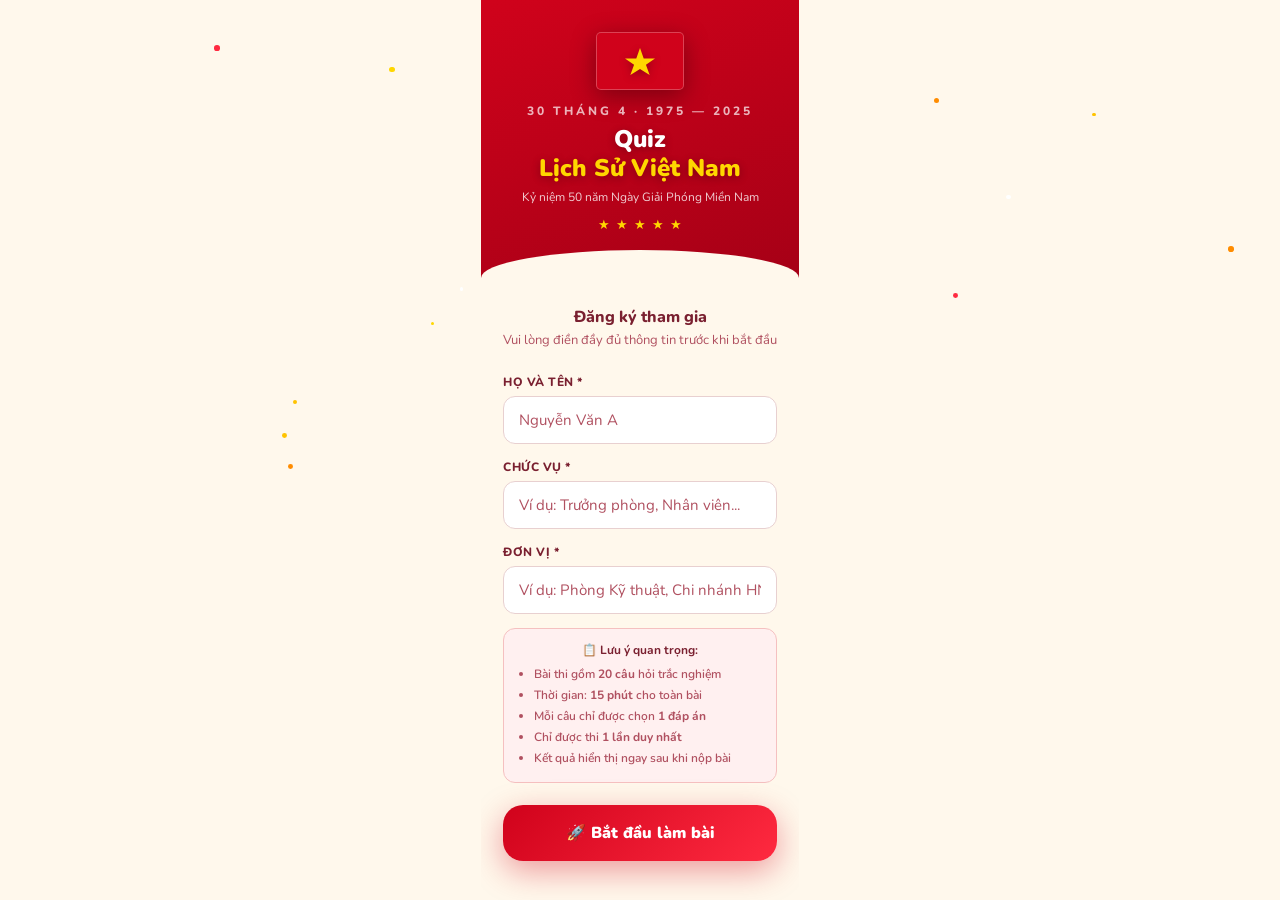
<file: index.html>
<!DOCTYPE html>
<html lang="vi">
<head>
<meta charset="UTF-8"/>
<meta name="viewport" content="width=device-width, initial-scale=1.0, maximum-scale=1.0"/>
<title>Quiz 30/4 — Ngày Giải Phóng</title>
<link href="https://fonts.googleapis.com/css2?family=Nunito:wght@400;600;700;800;900&family=Space+Mono:wght@700&display=swap" rel="stylesheet"/>
<style>
*,*::before,*::after{box-sizing:border-box;margin:0;padding:0;-webkit-tap-highlight-color:transparent}
:root{
  --red:#D0021B;--red-dark:#A50016;--red-light:#FF2A40;
  --gold:#FFD700;--gold2:#FFC300;
  --cream:#FFF8EC;--surface:#FFFFFF;--surface2:#FFF0F0;
  --border:#F5C0C0;--border2:#E8D0D0;
  --text:#2A0005;--text2:#7A2030;--text3:#B05060;
  --green:#1A9E50;--green-bg:rgba(26,158,80,0.08);
  --radius:20px;--radius-sm:12px;--radius-xs:8px;
}
html,body{height:100%;background:var(--cream);color:var(--text);font-family:'Nunito',sans-serif;font-size:15px;line-height:1.5;display:flex;justify-content:center;align-items:flex-start;}
.phone-wrap{width:100%;max-width:420px;min-height:100vh;background:var(--cream);position:relative;overflow:hidden;display:flex;flex-direction:column;}

/* Particles */
@keyframes sparkle{0%,100%{opacity:0.5;transform:scale(1);}50%{opacity:1;transform:scale(1.4);}}
.spark{position:fixed;pointer-events:none;z-index:0;border-radius:50%;animation:sparkle ease-in-out infinite;}

/* Screens */
.screen{display:none;flex-direction:column;flex:1;position:relative;z-index:1;}
.screen.active{display:flex;}

/* ===== RED BANNER (shared) ===== */
.red-banner{
  width:calc(100% + 44px);margin-left:-22px;
  background:linear-gradient(160deg,var(--red) 0%,var(--red-dark) 100%);
  padding:32px 22px 50px;text-align:center;position:relative;overflow:hidden;flex-shrink:0;
}
.red-banner.narrow{padding:18px 22px 40px;}
.red-banner::after{content:'';position:absolute;bottom:-1px;left:0;right:0;height:36px;background:var(--cream);border-radius:50% 50% 0 0/28px 28px 0 0;}

/* VN Flag */
.vn-flag{width:88px;height:58px;border-radius:5px;background:var(--red);display:flex;align-items:center;justify-content:center;margin:0 auto 12px;box-shadow:0 6px 24px rgba(0,0,0,0.35);animation:flag-wave 2.5s ease-in-out infinite;transform-origin:left center;border:1.5px solid rgba(255,255,255,0.25);}
@keyframes flag-wave{0%,100%{transform:skewX(0);}25%{transform:skewX(1.5deg) skewY(.4deg);}75%{transform:skewX(-1deg) skewY(-.3deg);}}
.star-svg{width:30px;height:30px;fill:var(--gold);filter:drop-shadow(0 2px 4px rgba(0,0,0,.3));}
.banner-date{font-size:12px;font-weight:800;letter-spacing:3px;color:rgba(255,255,255,.7);text-transform:uppercase;margin-bottom:5px;}
.banner-title{font-size:24px;font-weight:900;color:#fff;line-height:1.2;text-shadow:0 2px 8px rgba(0,0,0,.3);}
.banner-title span{color:var(--gold);}
.banner-sub{font-size:12px;color:rgba(255,255,255,.8);margin-top:5px;}
.gold-stars{display:flex;gap:6px;justify-content:center;margin:10px 0 0;}
.gs{font-size:13px;color:var(--gold);}

/* ===== REGISTER SCREEN ===== */
#screen-register{padding:0 22px 36px;justify-content:space-between;}
.reg-body{flex:1;display:flex;flex-direction:column;gap:14px;margin-top:20px;}
.reg-body h2{font-size:16px;font-weight:800;color:var(--text2);text-align:center;margin-bottom:2px;}
.reg-body p{font-size:13px;color:var(--text3);text-align:center;margin-bottom:8px;}
.field{display:flex;flex-direction:column;gap:5px;}
.field label{font-size:12px;font-weight:800;color:var(--text2);letter-spacing:.5px;text-transform:uppercase;}
.field input{
  width:100%;padding:13px 15px;border:1.5px solid var(--border2);
  border-radius:var(--radius-sm);font-size:15px;font-weight:600;
  font-family:'Nunito',sans-serif;color:var(--text);background:var(--surface);
  outline:none;transition:border-color .15s;
}
.field input:focus{border-color:var(--red);}
.field input::placeholder{color:var(--text3);font-weight:400;}
.err-msg{font-size:12px;color:var(--red);font-weight:700;display:none;margin-top:2px;}
.err-msg.show{display:block;}
.rules-box{background:var(--surface2);border:1.5px solid var(--border);border-radius:var(--radius-sm);padding:12px 14px;}
.rules-box p{font-size:12px;color:var(--text2);font-weight:700;margin-bottom:6px;}
.rules-box ul{padding-left:16px;}
.rules-box li{font-size:12px;color:var(--text3);margin-bottom:3px;font-weight:600;}
.btn-red{
  width:100%;padding:17px;background:linear-gradient(135deg,var(--red),var(--red-light));
  color:#fff;border:none;border-radius:var(--radius);font-size:16px;font-weight:900;cursor:pointer;
  font-family:'Nunito',sans-serif;box-shadow:0 10px 32px rgba(208,2,27,.38);
  transition:transform .15s,box-shadow .15s;display:flex;align-items:center;justify-content:center;gap:8px;
  margin-top:8px;
}
.btn-red:active{transform:scale(.97);box-shadow:0 5px 16px rgba(208,2,27,.28);}

/* ===== QUIZ SCREEN ===== */
#screen-quiz{padding:0 16px 28px;}
.quiz-top{
  width:calc(100% + 32px);margin-left:-16px;
  background:linear-gradient(160deg,var(--red) 0%,var(--red-dark) 100%);
  padding:14px 16px 30px;margin-bottom:-16px;
}
.quiz-top-row{display:flex;align-items:center;justify-content:space-between;}
.q-label-top{font-size:10px;color:rgba(255,255,255,.65);font-weight:800;letter-spacing:1.5px;text-transform:uppercase;}
.q-fraction{font-size:17px;font-weight:900;color:#fff;}
.q-fraction em{color:rgba(255,255,255,.5);font-style:normal;}

/* Global countdown display */
.global-timer{
  background:rgba(0,0,0,.2);border:1px solid rgba(255,255,255,.25);
  border-radius:10px;padding:6px 12px;text-align:center;min-width:72px;
}
.global-timer .t-label{font-size:10px;color:rgba(255,255,255,.65);font-weight:700;letter-spacing:1px;}
.global-timer .t-val{font-size:18px;font-weight:900;font-family:'Space Mono',monospace;color:#fff;letter-spacing:1px;}
.global-timer.urgent .t-val{color:var(--gold);animation:pulse .7s infinite;}
@keyframes pulse{0%,100%{opacity:1;}50%{opacity:.5;}}

.prog-wrap{margin-top:10px;}
.prog-track{height:4px;background:rgba(255,255,255,.2);border-radius:99px;overflow:hidden;}
.prog-fill{height:100%;border-radius:99px;background:linear-gradient(90deg,var(--gold),#FFE566);transition:width .4s cubic-bezier(.4,0,.2,1);}

/* Question body */
.quiz-body{margin-top:24px;}
.q-card{
  background:var(--surface);border:1.5px solid var(--border);
  border-radius:var(--radius);padding:18px 16px 20px;margin-bottom:12px;
  position:relative;overflow:hidden;box-shadow:0 3px 16px rgba(208,2,27,.07);
}
.q-card::before{content:'';position:absolute;top:0;left:0;right:0;height:3px;background:linear-gradient(90deg,var(--red),var(--gold),var(--red));}
.q-num-badge{display:inline-flex;align-items:center;gap:4px;background:rgba(208,2,27,.08);color:var(--red);font-size:11px;font-weight:800;padding:3px 9px;border-radius:99px;margin-bottom:9px;}
.q-text{font-size:15px;font-weight:700;line-height:1.6;color:var(--text);}

/* Options — no feedback colours after pick, just highlight selected */
.options-list{display:flex;flex-direction:column;gap:8px;margin-bottom:16px;}
.option-btn{
  display:flex;align-items:center;gap:11px;padding:12px 13px;
  background:var(--surface);border:1.5px solid var(--border);
  border-radius:var(--radius-sm);cursor:pointer;transition:all .15s;
  font-family:'Nunito',sans-serif;text-align:left;width:100%;
}
.option-btn:active:not(.disabled){transform:scale(.98);}
.option-btn:not(.disabled):hover{border-color:var(--red);background:rgba(208,2,27,.04);}
.option-btn.picked{border-color:var(--red);background:rgba(208,2,27,.07);}
.option-btn.disabled{cursor:default;}
.opt-circle{
  width:32px;height:32px;border-radius:9px;background:var(--surface2);
  border:1.5px solid var(--border2);display:flex;align-items:center;justify-content:center;
  font-size:12px;font-weight:800;color:var(--text2);flex-shrink:0;transition:all .2s;
}
.option-btn.picked .opt-circle{background:var(--red);border-color:var(--red);color:#fff;}
.opt-text{font-size:14px;font-weight:600;color:var(--text);flex:1;line-height:1.4;}

/* Nav */
.nav-btns{display:flex;gap:9px;}
.btn-prev{
  width:48px;height:48px;border-radius:var(--radius-sm);background:var(--surface);
  border:1.5px solid var(--border2);display:flex;align-items:center;justify-content:center;
  font-size:18px;cursor:pointer;flex-shrink:0;color:var(--text2);transition:all .15s;
}
.btn-prev:active:not(:disabled){background:var(--surface2);}
.btn-prev:disabled{opacity:.3;cursor:default;}
.btn-next{
  flex:1;height:48px;border-radius:var(--radius-sm);
  background:linear-gradient(135deg,var(--red),var(--red-light));
  color:#fff;border:none;font-size:14px;font-weight:900;cursor:pointer;
  font-family:'Nunito',sans-serif;box-shadow:0 6px 20px rgba(208,2,27,.32);transition:all .15s;
}
.btn-next:active{transform:scale(.97);}
#submit-row{gap:9px;}
.btn-submit{
  flex:1;height:48px;border-radius:var(--radius-sm);
  background:linear-gradient(135deg,#A50016,var(--red));
  color:#fff;border:none;font-size:14px;font-weight:900;cursor:pointer;
  font-family:'Nunito',sans-serif;box-shadow:0 8px 24px rgba(208,2,27,.38);transition:all .15s;
  display:flex;align-items:center;justify-content:center;gap:8px;
}
.btn-submit:active{transform:scale(.97);}

/* ===== TIMEOUT SCREEN ===== */
#screen-timeout{padding:0 22px 40px;align-items:center;justify-content:center;}
.timeout-box{text-align:center;padding:32px 20px;}
.timeout-icon{font-size:64px;margin-bottom:16px;}
.timeout-title{font-size:22px;font-weight:900;color:var(--red);margin-bottom:8px;}
.timeout-sub{font-size:14px;color:var(--text2);line-height:1.7;}

/* ===== RESULT SCREEN ===== */
#screen-result{overflow-y:auto;align-items:center;padding:0;}
.result-banner{
  width:100%;
  background:linear-gradient(160deg,var(--red) 0%,var(--red-dark) 100%);
  padding:28px 22px 56px;text-align:center;position:relative;overflow:hidden;flex-shrink:0;
}
.result-banner::after{content:'';position:absolute;bottom:-1px;left:0;right:0;height:36px;background:var(--cream);border-radius:50% 50% 0 0/28px 28px 0 0;}
.res-flag-mini{width:58px;height:38px;background:var(--red);border-radius:4px;margin:0 auto 10px;display:flex;align-items:center;justify-content:center;border:1.5px solid rgba(255,255,255,.3);box-shadow:0 4px 14px rgba(0,0,0,.3);}
.res-flag-mini svg{width:20px;height:20px;fill:var(--gold);}
.result-trophy{font-size:50px;animation:bounce-in .5s cubic-bezier(.175,.885,.32,1.275) both;}
@keyframes bounce-in{0%{transform:scale(.2);opacity:0;}100%{transform:scale(1);opacity:1;}}
.result-name{font-size:15px;font-weight:800;color:rgba(255,255,255,.9);margin-top:10px;}
.result-meta{font-size:12px;color:rgba(255,255,255,.65);margin-top:3px;}
.result-grade{font-size:20px;font-weight:900;color:#fff;margin-top:8px;}
.result-sub{font-size:12px;color:rgba(255,255,255,.7);margin-top:4px;}

.result-body{width:100%;padding:8px 20px 40px;}
.score-display{display:flex;align-items:center;justify-content:center;gap:3px;margin:16px 0 18px;}
.score-big{font-size:68px;font-weight:900;font-family:'Space Mono',monospace;color:var(--red);line-height:1;}
.score-suffix{font-size:24px;font-weight:900;color:var(--text3);align-self:flex-end;margin-bottom:10px;}
.score-denom{font-size:18px;font-weight:700;color:var(--text3);align-self:flex-end;margin-bottom:12px;margin-left:2px;}

.result-stats{display:grid;grid-template-columns:repeat(3,1fr);gap:9px;margin-bottom:18px;}
.r-stat{background:var(--surface);border:1.5px solid var(--border);border-radius:var(--radius-sm);padding:13px 8px;text-align:center;}
.r-stat .rv{font-size:22px;font-weight:900;}
.r-stat .rl{font-size:11px;color:var(--text3);font-weight:700;margin-top:3px;}
.rv-green{color:#0E7A3C;} .rv-red{color:var(--red);} .rv-gray{color:var(--text3);}

.result-info-box{
  background:var(--surface);border:1.5px solid var(--border);
  border-radius:var(--radius-sm);padding:14px 16px;margin-bottom:14px;
}
.result-info-box .ri-row{display:flex;justify-content:space-between;align-items:center;padding:5px 0;border-bottom:1px solid var(--border);}
.result-info-box .ri-row:last-child{border-bottom:none;}
.ri-label{font-size:12px;font-weight:700;color:var(--text3);}
.ri-val{font-size:13px;font-weight:800;color:var(--text);}

.done-note{background:rgba(208,2,27,.06);border:1.5px solid var(--border);border-radius:var(--radius-sm);padding:12px 14px;text-align:center;font-size:12px;color:var(--text2);font-weight:700;line-height:1.6;}
</style>
</head>
<body>
<div class="phone-wrap">
<div id="particles"></div>

<!-- ===== REGISTER SCREEN ===== -->
<div class="screen active" id="screen-register">
  <div class="red-banner" style="width:calc(100% + 44px);margin-left:-22px;">
    <div class="vn-flag">
      <svg class="star-svg" viewBox="0 0 51 48"><path d="M25.5 2L31.8 19.8H51L35.6 30.2L41.9 48L25.5 37.6L9.1 48L15.4 30.2L0 19.8H19.2Z"/></svg>
    </div>
    <div class="banner-date">30 tháng 4 · 1975 — 2025</div>
    <div class="banner-title">Quiz<br/><span>Lịch Sử Việt Nam</span></div>
    <div class="banner-sub">Kỷ niệm 50 năm Ngày Giải Phóng Miền Nam</div>
    <div class="gold-stars"><span class="gs">★</span><span class="gs">★</span><span class="gs">★</span><span class="gs">★</span><span class="gs">★</span></div>
  </div>

  <div class="reg-body">
    <div>
      <h2>Đăng ký tham gia</h2>
      <p>Vui lòng điền đầy đủ thông tin trước khi bắt đầu</p>
    </div>
    <div class="field">
      <label>Họ và tên *</label>
      <input type="text" id="inp-name" placeholder="Nguyễn Văn A" maxlength="60"/>
      <span class="err-msg" id="err-name">Vui lòng nhập họ và tên</span>
    </div>
    <div class="field">
      <label>Chức vụ *</label>
      <input type="text" id="inp-role" placeholder="Ví dụ: Trưởng phòng, Nhân viên..." maxlength="60"/>
      <span class="err-msg" id="err-role">Vui lòng nhập chức vụ</span>
    </div>
    <div class="field">
      <label>Đơn vị *</label>
      <input type="text" id="inp-unit" placeholder="Ví dụ: Phòng Kỹ thuật, Chi nhánh HN..." maxlength="80"/>
      <span class="err-msg" id="err-unit">Vui lòng nhập đơn vị</span>
    </div>
    <div class="rules-box">
      <p>📋 Lưu ý quan trọng:</p>
      <ul>
        <li>Bài thi gồm <strong>20 câu</strong> hỏi trắc nghiệm</li>
        <li>Thời gian: <strong>15 phút</strong> cho toàn bài</li>
        <li>Mỗi câu chỉ được chọn <strong>1 đáp án</strong></li>
        <li>Chỉ được thi <strong>1 lần duy nhất</strong></li>
        <li>Kết quả hiển thị ngay sau khi nộp bài</li>
      </ul>
    </div>
    <button class="btn-red" onclick="startQuiz()">🚀 Bắt đầu làm bài</button>
  </div>
</div>

<!-- ===== QUIZ SCREEN ===== -->
<div class="screen" id="screen-quiz">
  <div class="quiz-top">
    <div class="quiz-top-row">
      <div>
        <div class="q-label-top">Câu hỏi</div>
        <div class="q-fraction"><span id="qn">1</span><em> / 20</em></div>
      </div>
      <div class="global-timer" id="global-timer">
        <div class="t-label">⏱ CÒN LẠI</div>
        <div class="t-val" id="t-val">15:00</div>
      </div>
    </div>
    <div class="prog-wrap">
      <div class="prog-track"><div class="prog-fill" id="prog-fill" style="width:5%"></div></div>
    </div>
  </div>

  <div class="quiz-body">
    <div class="q-card">
      <div class="q-num-badge" id="q-badge">⭐ Câu 1</div>
      <div class="q-text" id="qtext"></div>
    </div>
    <div class="options-list" id="options"></div>
    <div class="nav-btns" id="nav-btns">
      <button class="btn-prev" id="btn-prev" onclick="prevQ()" disabled>←</button>
      <button class="btn-next" id="btn-next" onclick="nextQ()">Tiếp theo →</button>
    </div>
    <div id="submit-row" style="display:none;margin-top:9px;gap:9px;">
      <button class="btn-prev" id="btn-prev2" onclick="prevQ()">←</button>
      <button class="btn-submit" onclick="submitQuiz()"> Nộp bài ngay</button>
    </div>
  </div>
</div>

<!-- ===== TIMEOUT SCREEN ===== -->
<div class="screen" id="screen-timeout" style="padding:0 22px 40px;align-items:center;justify-content:center;">
  <div class="timeout-box">
    <div class="timeout-icon">⏰</div>
    <div class="timeout-title">Hết giờ!</div>
    <div class="timeout-sub">Thời gian làm bài đã kết thúc.<br/>Đang tính kết quả của bạn...</div>
  </div>
</div>

<!-- ===== RESULT SCREEN ===== -->
<div class="screen" id="screen-result"></div>

</div>
<script>
// ===== PARTICLES =====
(function(){
  const colors=['#FFD700','#FF2A40','#FF8C00','#FFC300','#fff'];
  const wrap=document.getElementById('particles');
  for(let i=0;i<16;i++){
    const el=document.createElement('div');
    el.className='spark';
    const sz=Math.random()*4+2;
    el.style.cssText=`width:${sz}px;height:${sz}px;background:${colors[Math.floor(Math.random()*colors.length)]};left:${Math.random()*100}%;top:${Math.random()*55}%;animation-duration:${2.5+Math.random()*3}s;animation-delay:${Math.random()*3}s;`;
    wrap.appendChild(el);
  }
})();

// ===== DATA =====
const questions=[
  {q:"Ngày 30/4/1975 đánh dấu sự kiện lịch sử gì?",opts:["Thành lập nước CHXHCN Việt Nam","Giải phóng miền Nam, thống nhất đất nước","Ký kết Hiệp định Paris","Chiến thắng Điện Biên Phủ"],ans:1},
  {q:"Chiến dịch Hồ Chí Minh lịch sử kết thúc vào ngày nào?",opts:["26/4/1975","28/4/1975","30/4/1975","01/5/1975"],ans:2},
  {q:"Xe tăng nào đầu tiên húc đổ cổng Dinh Độc Lập ngày 30/4/1975?",opts:["Xe tăng số 390","Xe tăng số 843","Xe tăng số 879","Xe tăng số 721"],ans:1},
  {q:"Thủ đô của Việt Nam là thành phố nào?",opts:["Hà Nội","Hồ Chí Minh","Đà Nẵng","Huế"],ans:0},
  {q:"Nước Việt Nam Dân chủ Cộng hòa được thành lập năm nào?",opts:["1930","1945","1954","1976"],ans:1},
  {q:"Thành phố Sài Gòn được đổi tên thành gì sau năm 1975?",opts:["TP. Hà Nội","TP. Đà Nẵng","TP. Hồ Chí Minh","TP. Cần Thơ"],ans:2},
  {q:"Hiệp định Paris về chấm dứt chiến tranh ở Việt Nam được ký năm nào?",opts:["1968","1971","1973","1975"],ans:2},
  {q:"Cờ Tổ quốc Việt Nam có màu nền gì?",opts:["Xanh","Vàng","Đỏ","Trắng"],ans:2},
  {q:"Quốc kỳ Việt Nam có hình ngôi sao mấy cánh?",opts:["3 cánh","4 cánh","5 cánh","6 cánh"],ans:2},
  {q:"Bác Hồ đọc Tuyên ngôn Độc lập tại đâu vào ngày 2/9/1945?",opts:["Hội trường Ba Đình","Quảng trường Ba Đình","Sân vận động Hàng Đẫy","Hồ Hoàn Kiếm"],ans:1},
  {q:"Chiến thắng Điện Biên Phủ diễn ra năm nào?",opts:["1950","1952","1954","1956"],ans:2},
  {q:"Sông nào dài nhất Việt Nam tính trên lãnh thổ nước ta?",opts:["Sông Hồng","Sông Đà","Sông Mê Kông","Sông Đồng Nai"],ans:0},
  {q:"Núi Fansipan — nóc nhà Đông Dương — cao bao nhiêu mét?",opts:["3.012 m","3.143 m","3.143 m","3.143 m"],ans:1},
  {q:"Việt Nam chính thức thống nhất và đổi tên thành CHXHCN Việt Nam vào năm nào?",opts:["1975","1976","1977","1980"],ans:1},
  {q:"Ai là vị Đại tướng chỉ huy Chiến dịch Điện Biên Phủ?",opts:["Võ Nguyên Giáp","Lê Duẩn","Trường Chinh","Phạm Văn Đồng"],ans:0},
  {q:"Ngày Quốc khánh Việt Nam là ngày nào?",opts:["30/4","19/5","2/9","1/1"],ans:2},
  {q:"Thủ đô Hà Nội có tên gọi nào sau đây vào thời Lý?",opts:["Thăng Long","Đại La","Đông Đô","Hà Nội"],ans:0},
  {q:"Bài hát nào được chọn làm Quốc ca Việt Nam?",opts:["Tiến về Hà Nội","Giải phóng miền Nam","Tiến quân ca","Đoàn quân Việt Nam đi"],ans:2},
  {q:"Tổng thống cuối cùng của chính quyền Sài Gòn là ai?",opts:["Nguyễn Văn Thiệu","Dương Văn Minh","Nguyễn Cao Kỳ","Trần Văn Hương"],ans:1},
  {q:"Khẩu hiệu nổi tiếng của Chủ tịch Hồ Chí Minh về ý chí độc lập dân tộc?",opts:["Độc lập — Tự do — Hạnh phúc","Không có gì quý hơn độc lập tự do","Nước Việt Nam là một, dân tộc Việt Nam là một","Đoàn kết, đoàn kết, đại đoàn kết"],ans:1},
];

const TOTAL_SECS=15*60;
const N=questions.length;

let userInfo={name:'',role:'',unit:''};
let answers=Array(N).fill(-1);
let current=0;
let timerInt=null;
let secsLeft=TOTAL_SECS;
let quizDone=false;

// ===== HELPERS =====
function showScreen(id){
  document.querySelectorAll('.screen').forEach(s=>s.classList.remove('active'));
  document.getElementById(id).classList.add('active');
}

function fmtTime(s){
  const m=Math.floor(s/60),sc=s%60;
  return m+':'+(sc<10?'0':'')+sc;
}

// ===== REGISTER =====
function startQuiz(){
  const name=document.getElementById('inp-name').value.trim();
  const role=document.getElementById('inp-role').value.trim();
  const unit=document.getElementById('inp-unit').value.trim();
  let ok=true;
  document.getElementById('err-name').classList.toggle('show',!name); if(!name)ok=false;
  document.getElementById('err-role').classList.toggle('show',!role); if(!role)ok=false;
  document.getElementById('err-unit').classList.toggle('show',!unit); if(!unit)ok=false;
  if(!ok)return;
  userInfo={name,role,unit};
  // Disable register screen inputs so cannot go back
  showScreen('screen-quiz');
  render();
  startGlobalTimer();
}

// ===== GLOBAL TIMER =====
function startGlobalTimer(){
  secsLeft=TOTAL_SECS;
  updateTimerDisplay();
  timerInt=setInterval(()=>{
    secsLeft--;
    updateTimerDisplay();
    if(secsLeft<=0){
      clearInterval(timerInt);
      timeOut();
    }
  },1000);
}

function updateTimerDisplay(){
  const el=document.getElementById('global-timer');
  document.getElementById('t-val').textContent=fmtTime(secsLeft);
  el.className='global-timer'+(secsLeft<=120?' urgent':'');
}

function timeOut(){
  quizDone=true;
  showScreen('screen-timeout');
  setTimeout(()=>showResult(),2000);
}

// ===== RENDER QUESTION =====
function render(){
  const q=questions[current];
  const labels=['A','B','C','D'];
  document.getElementById('qn').textContent=current+1;
  document.getElementById('q-badge').innerHTML='⭐ Câu '+(current+1);
  document.getElementById('qtext').textContent=q.q;
  document.getElementById('prog-fill').style.width=`${((current+1)/N)*100}%`;

  const optsEl=document.getElementById('options');
  optsEl.innerHTML=q.opts.map((o,i)=>{
    const picked=answers[current];
    let cls='option-btn';
    if(picked===i) cls+=' picked';
    // no correct/wrong revealed — just picked
    return `<button class="${cls}" onclick="pick(${i})">
      <div class="opt-circle">${labels[i]}</div>
      <div class="opt-text">${o}</div>
    </button>`;
  }).join('');

  document.getElementById('btn-prev').disabled=current===0;
  const isLast=current===N-1;
  document.getElementById('nav-btns').style.display=isLast?'none':'flex';
  document.getElementById('submit-row').style.display=isLast?'flex':'none';
  document.getElementById('btn-prev2').disabled=current===0;
}

function pick(i){
  if(quizDone)return;
  answers[current]=i;
  render();
}

function nextQ(){if(current<N-1){current++;render();}}
function prevQ(){if(current>0){current--;render();}}

// ===== SUBMIT =====
function submitQuiz(){
  if(quizDone)return;
  const unanswered=answers.filter(a=>a===-1).length;
  if(unanswered>0){
    const go=confirm(`Bạn còn ${unanswered} câu chưa trả lời. Bạn có chắc muốn nộp bài?`);
    if(!go)return;
  }
  clearInterval(timerInt);
  quizDone=true;
  showResult();
}

// ===== RESULT =====
function showResult(){
  const correct=answers.filter((a,i)=>a===questions[i].ans).length;
  const wrong=answers.filter((a,i)=>a>=0&&a!==questions[i].ans).length;
  const skipped=answers.filter(a=>a<0).length;
  const timeUsed=TOTAL_SECS-secsLeft;
  const m=Math.floor(timeUsed/60),s=timeUsed%60;
  let grade='',emoji='';
  if(correct>=18){grade='Xuất sắc!!!';emoji='🏆';}
  else if(correct>=15){grade='Giỏi lắm!!!';emoji='🎉';}
  else if(correct>=10){grade='Khá tốt!!!';emoji='👍';}
  else{grade='Trung bình!!!';emoji='📖';}

  const rv=document.getElementById('screen-result');
  rv.innerHTML=`
    <div class="result-banner">
      <div class="res-flag-mini">
        <svg viewBox="0 0 51 48"><path d="M25.5 2L31.8 19.8H51L35.6 30.2L41.9 48L25.5 37.6L9.1 48L15.4 30.2L0 19.8H19.2Z"/></svg>
      </div>
      <div class="result-trophy">${emoji}</div>
      <div class="result-name">${userInfo.name}</div>
      <div class="result-meta">${userInfo.role} · ${userInfo.unit}</div>
      <div class="result-grade">${grade}</div>
      <div class="result-sub">
    <div class="result-body">
      <div class="score-display">
        <div class="score-big">${correct}</div>
        <div class="score-denom"> / ${N}</div>
      </div>
      <div class="result-stats">
        <div class="r-stat"><div class="rv rv-green">${correct}</div><div class="rl">Câu đúng</div></div>
        <div class="r-stat"><div class="rv rv-red">${wrong}</div><div class="rl">Câu sai</div></div>
        <div class="r-stat"><div class="rv rv-gray">${skipped}</div><div class="rl">Bỏ qua</div></div>
      </div>
      <div class="result-info-box">
        <div class="ri-row"><span class="ri-label">Họ và tên</span><span class="ri-val">${userInfo.name}</span></div>
        <div class="ri-row"><span class="ri-label">Chức vụ</span><span class="ri-val">${userInfo.role}</span></div>
        <div class="ri-row"><span class="ri-label">Đơn vị</span><span class="ri-val">${userInfo.unit}</span></div>
        <div class="ri-row"><span class="ri-label">Số câu đúng</span><span class="ri-val" style="color:var(--green)">${correct} / ${N}</span></div>
        <div class="ri-row"><span class="ri-label">Thời gian làm bài</span><span class="ri-val">${m} phút ${s} giây</span></div>
      </div>
      <div class="done-note">🔒 Bài thi đã hoàn thành.<br/>Bạn không thể làm lại bài thi này.</div>
    </div>
  `;
  showScreen('screen-result');
}
</script>
</body>
</html>
</file>
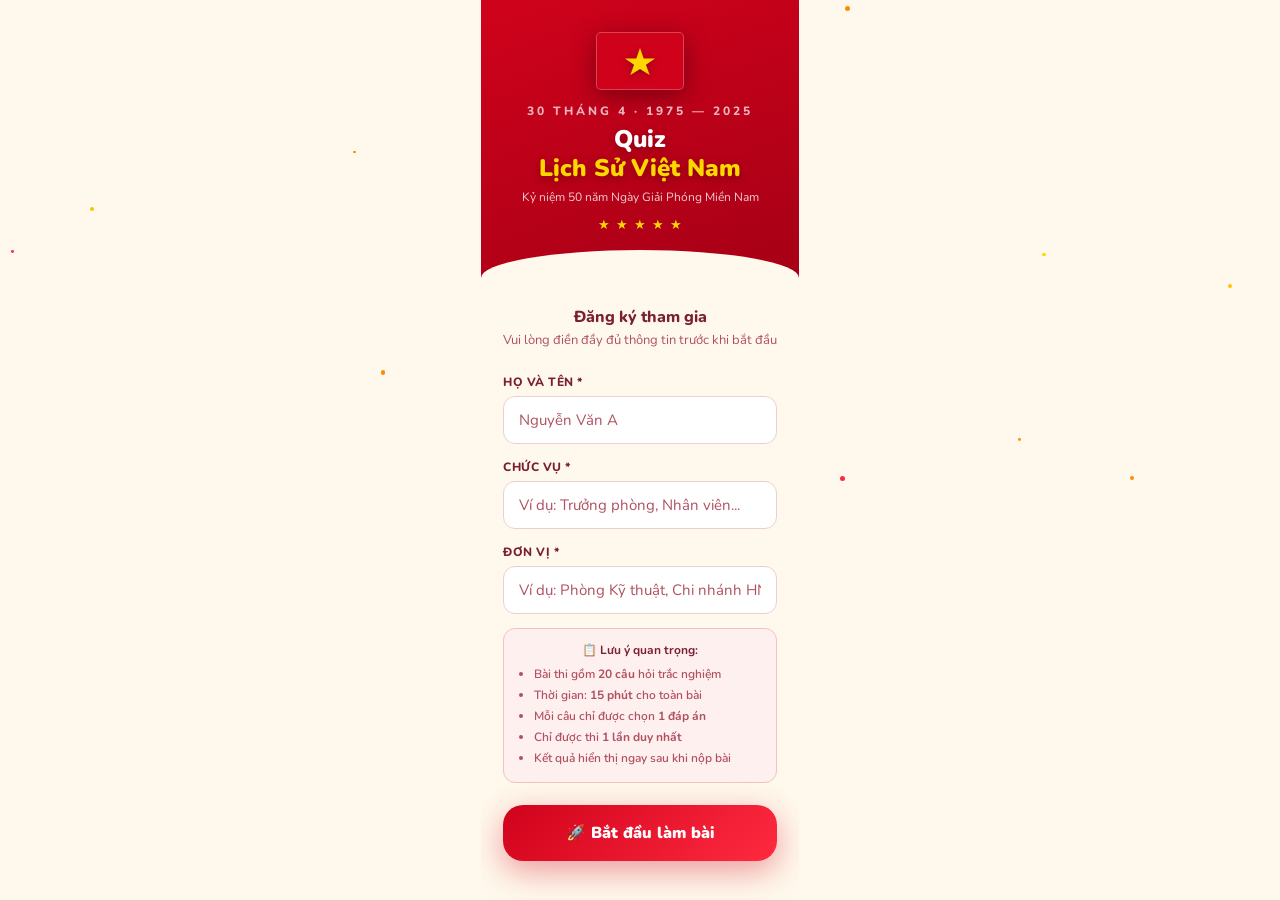
<file: WEB LM BAI THI 3 FILE 3 NGON NGU V3/index.html>
<!DOCTYPE html>
<html lang="vi">
<head>
<meta charset="UTF-8"/>
<meta name="viewport" content="width=device-width, initial-scale=1.0, maximum-scale=1.0"/>
<title>Quiz 30/4 — Ngày Giải Phóng</title>
<link href="https://fonts.googleapis.com/css2?family=Nunito:wght@400;600;700;800;900&family=Space+Mono:wght@700&display=swap" rel="stylesheet"/>
<style>
*,*::before,*::after{box-sizing:border-box;margin:0;padding:0;-webkit-tap-highlight-color:transparent}
:root{
  --red:#D0021B;--red-dark:#A50016;--red-light:#FF2A40;
  --gold:#FFD700;--gold2:#FFC300;
  --cream:#FFF8EC;--surface:#FFFFFF;--surface2:#FFF0F0;
  --border:#F5C0C0;--border2:#E8D0D0;
  --text:#2A0005;--text2:#7A2030;--text3:#B05060;
  --green:#1A9E50;--green-bg:rgba(26,158,80,0.08);
  --radius:20px;--radius-sm:12px;--radius-xs:8px;
}
html,body{height:100%;background:var(--cream);color:var(--text);font-family:'Nunito',sans-serif;font-size:15px;line-height:1.5;display:flex;justify-content:center;align-items:flex-start;}
.phone-wrap{width:100%;max-width:420px;min-height:100vh;background:var(--cream);position:relative;overflow:hidden;display:flex;flex-direction:column;}

/* Particles */
@keyframes sparkle{0%,100%{opacity:0.5;transform:scale(1);}50%{opacity:1;transform:scale(1.4);}}
.spark{position:fixed;pointer-events:none;z-index:0;border-radius:50%;animation:sparkle ease-in-out infinite;}

/* Screens */
.screen{display:none;flex-direction:column;flex:1;position:relative;z-index:1;}
.screen.active{display:flex;}

/* ===== RED BANNER (shared) ===== */
.red-banner{
  width:calc(100% + 44px);margin-left:-22px;
  background:linear-gradient(160deg,var(--red) 0%,var(--red-dark) 100%);
  padding:32px 22px 50px;text-align:center;position:relative;overflow:hidden;flex-shrink:0;
}
.red-banner.narrow{padding:18px 22px 40px;}
.red-banner::after{content:'';position:absolute;bottom:-1px;left:0;right:0;height:36px;background:var(--cream);border-radius:50% 50% 0 0/28px 28px 0 0;}

/* VN Flag */
.vn-flag{width:88px;height:58px;border-radius:5px;background:var(--red);display:flex;align-items:center;justify-content:center;margin:0 auto 12px;box-shadow:0 6px 24px rgba(0,0,0,0.35);animation:flag-wave 2.5s ease-in-out infinite;transform-origin:left center;border:1.5px solid rgba(255,255,255,0.25);}
@keyframes flag-wave{0%,100%{transform:skewX(0);}25%{transform:skewX(1.5deg) skewY(.4deg);}75%{transform:skewX(-1deg) skewY(-.3deg);}}
.star-svg{width:30px;height:30px;fill:var(--gold);filter:drop-shadow(0 2px 4px rgba(0,0,0,.3));}
.banner-date{font-size:12px;font-weight:800;letter-spacing:3px;color:rgba(255,255,255,.7);text-transform:uppercase;margin-bottom:5px;}
.banner-title{font-size:24px;font-weight:900;color:#fff;line-height:1.2;text-shadow:0 2px 8px rgba(0,0,0,.3);}
.banner-title span{color:var(--gold);}
.banner-sub{font-size:12px;color:rgba(255,255,255,.8);margin-top:5px;}
.gold-stars{display:flex;gap:6px;justify-content:center;margin:10px 0 0;}
.gs{font-size:13px;color:var(--gold);}

/* ===== REGISTER SCREEN ===== */
#screen-register{padding:0 22px 36px;justify-content:space-between;}
.reg-body{flex:1;display:flex;flex-direction:column;gap:14px;margin-top:20px;}
.reg-body h2{font-size:16px;font-weight:800;color:var(--text2);text-align:center;margin-bottom:2px;}
.reg-body p{font-size:13px;color:var(--text3);text-align:center;margin-bottom:8px;}
.field{display:flex;flex-direction:column;gap:5px;}
.field label{font-size:12px;font-weight:800;color:var(--text2);letter-spacing:.5px;text-transform:uppercase;}
.field input{
  width:100%;padding:13px 15px;border:1.5px solid var(--border2);
  border-radius:var(--radius-sm);font-size:15px;font-weight:600;
  font-family:'Nunito',sans-serif;color:var(--text);background:var(--surface);
  outline:none;transition:border-color .15s;
}
.field input:focus{border-color:var(--red);}
.field input::placeholder{color:var(--text3);font-weight:400;}
.err-msg{font-size:12px;color:var(--red);font-weight:700;display:none;margin-top:2px;}
.err-msg.show{display:block;}
.rules-box{background:var(--surface2);border:1.5px solid var(--border);border-radius:var(--radius-sm);padding:12px 14px;}
.rules-box p{font-size:12px;color:var(--text2);font-weight:700;margin-bottom:6px;}
.rules-box ul{padding-left:16px;}
.rules-box li{font-size:12px;color:var(--text3);margin-bottom:3px;font-weight:600;}
.btn-red{
  width:100%;padding:17px;background:linear-gradient(135deg,var(--red),var(--red-light));
  color:#fff;border:none;border-radius:var(--radius);font-size:16px;font-weight:900;cursor:pointer;
  font-family:'Nunito',sans-serif;box-shadow:0 10px 32px rgba(208,2,27,.38);
  transition:transform .15s,box-shadow .15s;display:flex;align-items:center;justify-content:center;gap:8px;
  margin-top:8px;
}
.btn-red:active{transform:scale(.97);box-shadow:0 5px 16px rgba(208,2,27,.28);}

/* ===== QUIZ SCREEN ===== */
#screen-quiz{padding:0 16px 28px;}
.quiz-top{
  width:calc(100% + 32px);margin-left:-16px;
  background:linear-gradient(160deg,var(--red) 0%,var(--red-dark) 100%);
  padding:14px 16px 30px;margin-bottom:-16px;
}
.quiz-top-row{display:flex;align-items:center;justify-content:space-between;}
.q-label-top{font-size:10px;color:rgba(255,255,255,.65);font-weight:800;letter-spacing:1.5px;text-transform:uppercase;}
.q-fraction{font-size:17px;font-weight:900;color:#fff;}
.q-fraction em{color:rgba(255,255,255,.5);font-style:normal;}

/* Global countdown display */
.global-timer{
  background:rgba(0,0,0,.2);border:1px solid rgba(255,255,255,.25);
  border-radius:10px;padding:6px 12px;text-align:center;min-width:72px;
}
.global-timer .t-label{font-size:10px;color:rgba(255,255,255,.65);font-weight:700;letter-spacing:1px;}
.global-timer .t-val{font-size:18px;font-weight:900;font-family:'Space Mono',monospace;color:#fff;letter-spacing:1px;}
.global-timer.urgent .t-val{color:var(--gold);animation:pulse .7s infinite;}
@keyframes pulse{0%,100%{opacity:1;}50%{opacity:.5;}}

.prog-wrap{margin-top:10px;}
.prog-track{height:4px;background:rgba(255,255,255,.2);border-radius:99px;overflow:hidden;}
.prog-fill{height:100%;border-radius:99px;background:linear-gradient(90deg,var(--gold),#FFE566);transition:width .4s cubic-bezier(.4,0,.2,1);}

/* Question body */
.quiz-body{margin-top:24px;}
.q-card{
  background:var(--surface);border:1.5px solid var(--border);
  border-radius:var(--radius);padding:18px 16px 20px;margin-bottom:12px;
  position:relative;overflow:hidden;box-shadow:0 3px 16px rgba(208,2,27,.07);
}
.q-card::before{content:'';position:absolute;top:0;left:0;right:0;height:3px;background:linear-gradient(90deg,var(--red),var(--gold),var(--red));}
.q-num-badge{display:inline-flex;align-items:center;gap:4px;background:rgba(208,2,27,.08);color:var(--red);font-size:11px;font-weight:800;padding:3px 9px;border-radius:99px;margin-bottom:9px;}
.q-text{font-size:15px;font-weight:700;line-height:1.6;color:var(--text);}

/* Options — no feedback colours after pick, just highlight selected */
.options-list{display:flex;flex-direction:column;gap:8px;margin-bottom:16px;}
.option-btn{
  display:flex;align-items:center;gap:11px;padding:12px 13px;
  background:var(--surface);border:1.5px solid var(--border);
  border-radius:var(--radius-sm);cursor:pointer;transition:all .15s;
  font-family:'Nunito',sans-serif;text-align:left;width:100%;
}
.option-btn:active:not(.disabled){transform:scale(.98);}
.option-btn:not(.disabled):hover{border-color:var(--red);background:rgba(208,2,27,.04);}
.option-btn.picked{border-color:var(--red);background:rgba(208,2,27,.07);}
.option-btn.disabled{cursor:default;}
.opt-circle{
  width:32px;height:32px;border-radius:9px;background:var(--surface2);
  border:1.5px solid var(--border2);display:flex;align-items:center;justify-content:center;
  font-size:12px;font-weight:800;color:var(--text2);flex-shrink:0;transition:all .2s;
}
.option-btn.picked .opt-circle{background:var(--red);border-color:var(--red);color:#fff;}
.opt-text{font-size:14px;font-weight:600;color:var(--text);flex:1;line-height:1.4;}

/* Nav */
.nav-btns{display:flex;gap:9px;}
.btn-prev{
  width:48px;height:48px;border-radius:var(--radius-sm);background:var(--surface);
  border:1.5px solid var(--border2);display:flex;align-items:center;justify-content:center;
  font-size:18px;cursor:pointer;flex-shrink:0;color:var(--text2);transition:all .15s;
}
.btn-prev:active:not(:disabled){background:var(--surface2);}
.btn-prev:disabled{opacity:.3;cursor:default;}
.btn-next{
  flex:1;height:48px;border-radius:var(--radius-sm);
  background:linear-gradient(135deg,var(--red),var(--red-light));
  color:#fff;border:none;font-size:14px;font-weight:900;cursor:pointer;
  font-family:'Nunito',sans-serif;box-shadow:0 6px 20px rgba(208,2,27,.32);transition:all .15s;
}
.btn-next:active{transform:scale(.97);}
#submit-row{gap:9px;}
.btn-submit{
  flex:1;height:48px;border-radius:var(--radius-sm);
  background:linear-gradient(135deg,#A50016,var(--red));
  color:#fff;border:none;font-size:14px;font-weight:900;cursor:pointer;
  font-family:'Nunito',sans-serif;box-shadow:0 8px 24px rgba(208,2,27,.38);transition:all .15s;
  display:flex;align-items:center;justify-content:center;gap:8px;
}
.btn-submit:active{transform:scale(.97);}

/* ===== TIMEOUT SCREEN ===== */
#screen-timeout{padding:0 22px 40px;align-items:center;justify-content:center;}
.timeout-box{text-align:center;padding:32px 20px;}
.timeout-icon{font-size:64px;margin-bottom:16px;}
.timeout-title{font-size:22px;font-weight:900;color:var(--red);margin-bottom:8px;}
.timeout-sub{font-size:14px;color:var(--text2);line-height:1.7;}

/* ===== RESULT SCREEN ===== */
#screen-result{overflow-y:auto;align-items:center;padding:0;}
.result-banner{
  width:100%;
  background:linear-gradient(160deg,var(--red) 0%,var(--red-dark) 100%);
  padding:28px 22px 56px;text-align:center;position:relative;overflow:hidden;flex-shrink:0;
}
.result-banner::after{content:'';position:absolute;bottom:-1px;left:0;right:0;height:36px;background:var(--cream);border-radius:50% 50% 0 0/28px 28px 0 0;}
.res-flag-mini{width:58px;height:38px;background:var(--red);border-radius:4px;margin:0 auto 10px;display:flex;align-items:center;justify-content:center;border:1.5px solid rgba(255,255,255,.3);box-shadow:0 4px 14px rgba(0,0,0,.3);}
.res-flag-mini svg{width:20px;height:20px;fill:var(--gold);}
.result-trophy{font-size:50px;animation:bounce-in .5s cubic-bezier(.175,.885,.32,1.275) both;}
@keyframes bounce-in{0%{transform:scale(.2);opacity:0;}100%{transform:scale(1);opacity:1;}}
.result-name{font-size:15px;font-weight:800;color:rgba(255,255,255,.9);margin-top:10px;}
.result-meta{font-size:12px;color:rgba(255,255,255,.65);margin-top:3px;}
.result-grade{font-size:20px;font-weight:900;color:#fff;margin-top:8px;}
.result-sub{font-size:12px;color:rgba(255,255,255,.7);margin-top:4px;}

.result-body{width:100%;padding:8px 20px 40px;}
.score-display{display:flex;align-items:center;justify-content:center;gap:3px;margin:16px 0 18px;}
.score-big{font-size:68px;font-weight:900;font-family:'Space Mono',monospace;color:var(--red);line-height:1;}
.score-suffix{font-size:24px;font-weight:900;color:var(--text3);align-self:flex-end;margin-bottom:10px;}
.score-denom{font-size:18px;font-weight:700;color:var(--text3);align-self:flex-end;margin-bottom:12px;margin-left:2px;}

.result-stats{display:grid;grid-template-columns:repeat(3,1fr);gap:9px;margin-bottom:18px;}
.r-stat{background:var(--surface);border:1.5px solid var(--border);border-radius:var(--radius-sm);padding:13px 8px;text-align:center;}
.r-stat .rv{font-size:22px;font-weight:900;}
.r-stat .rl{font-size:11px;color:var(--text3);font-weight:700;margin-top:3px;}
.rv-green{color:#0E7A3C;} .rv-red{color:var(--red);} .rv-gray{color:var(--text3);}

.result-info-box{
  background:var(--surface);border:1.5px solid var(--border);
  border-radius:var(--radius-sm);padding:14px 16px;margin-bottom:14px;
}
.result-info-box .ri-row{display:flex;justify-content:space-between;align-items:center;padding:5px 0;border-bottom:1px solid var(--border);}
.result-info-box .ri-row:last-child{border-bottom:none;}
.ri-label{font-size:12px;font-weight:700;color:var(--text3);}
.ri-val{font-size:13px;font-weight:800;color:var(--text);}

.done-note{background:rgba(208,2,27,.06);border:1.5px solid var(--border);border-radius:var(--radius-sm);padding:12px 14px;text-align:center;font-size:12px;color:var(--text2);font-weight:700;line-height:1.6;}
</style>
</head>
<body>
<div class="phone-wrap">
<div id="particles"></div>

<!-- ===== REGISTER SCREEN ===== -->
<div class="screen active" id="screen-register">
  <div class="red-banner" style="width:calc(100% + 44px);margin-left:-22px;">
    <div class="vn-flag">
      <svg class="star-svg" viewBox="0 0 51 48"><path d="M25.5 2L31.8 19.8H51L35.6 30.2L41.9 48L25.5 37.6L9.1 48L15.4 30.2L0 19.8H19.2Z"/></svg>
    </div>
    <div class="banner-date">30 tháng 4 · 1975 — 2025</div>
    <div class="banner-title">Quiz<br/><span>Lịch Sử Việt Nam</span></div>
    <div class="banner-sub">Kỷ niệm 50 năm Ngày Giải Phóng Miền Nam</div>
    <div class="gold-stars"><span class="gs">★</span><span class="gs">★</span><span class="gs">★</span><span class="gs">★</span><span class="gs">★</span></div>
  </div>

  <div class="reg-body">
    <div>
      <h2>Đăng ký tham gia</h2>
      <p>Vui lòng điền đầy đủ thông tin trước khi bắt đầu</p>
    </div>
    <div class="field">
      <label>Họ và tên *</label>
      <input type="text" id="inp-name" placeholder="Nguyễn Văn A" maxlength="60"/>
      <span class="err-msg" id="err-name">Vui lòng nhập họ và tên</span>
    </div>
    <div class="field">
      <label>Chức vụ *</label>
      <input type="text" id="inp-role" placeholder="Ví dụ: Trưởng phòng, Nhân viên..." maxlength="60"/>
      <span class="err-msg" id="err-role">Vui lòng nhập chức vụ</span>
    </div>
    <div class="field">
      <label>Đơn vị *</label>
      <input type="text" id="inp-unit" placeholder="Ví dụ: Phòng Kỹ thuật, Chi nhánh HN..." maxlength="80"/>
      <span class="err-msg" id="err-unit">Vui lòng nhập đơn vị</span>
    </div>
    <div class="rules-box">
      <p>📋 Lưu ý quan trọng:</p>
      <ul>
        <li>Bài thi gồm <strong>20 câu</strong> hỏi trắc nghiệm</li>
        <li>Thời gian: <strong>15 phút</strong> cho toàn bài</li>
        <li>Mỗi câu chỉ được chọn <strong>1 đáp án</strong></li>
        <li>Chỉ được thi <strong>1 lần duy nhất</strong></li>
        <li>Kết quả hiển thị ngay sau khi nộp bài</li>
      </ul>
    </div>
    <button class="btn-red" onclick="startQuiz()">🚀 Bắt đầu làm bài</button>
  </div>
</div>

<!-- ===== QUIZ SCREEN ===== -->
<div class="screen" id="screen-quiz">
  <div class="quiz-top">
    <div class="quiz-top-row">
      <div>
        <div class="q-label-top">Câu hỏi</div>
        <div class="q-fraction"><span id="qn">1</span><em> / 20</em></div>
      </div>
      <div class="global-timer" id="global-timer">
        <div class="t-label">⏱ CÒN LẠI</div>
        <div class="t-val" id="t-val">15:00</div>
      </div>
    </div>
    <div class="prog-wrap">
      <div class="prog-track"><div class="prog-fill" id="prog-fill" style="width:5%"></div></div>
    </div>
  </div>

  <div class="quiz-body">
    <div class="q-card">
      <div class="q-num-badge" id="q-badge">⭐ Câu 1</div>
      <div class="q-text" id="qtext"></div>
    </div>
    <div class="options-list" id="options"></div>
    <div class="nav-btns" id="nav-btns">
      <button class="btn-prev" id="btn-prev" onclick="prevQ()" disabled>←</button>
      <button class="btn-next" id="btn-next" onclick="nextQ()">Tiếp theo →</button>
    </div>
    <div id="submit-row" style="display:none;margin-top:9px;gap:9px;">
      <button class="btn-prev" id="btn-prev2" onclick="prevQ()">←</button>
      <button class="btn-submit" onclick="submitQuiz()"> Nộp bài ngay</button>
    </div>
  </div>
</div>

<!-- ===== TIMEOUT SCREEN ===== -->
<div class="screen" id="screen-timeout" style="padding:0 22px 40px;align-items:center;justify-content:center;">
  <div class="timeout-box">
    <div class="timeout-icon">⏰</div>
    <div class="timeout-title">Hết giờ!</div>
    <div class="timeout-sub">Thời gian làm bài đã kết thúc.<br/>Đang tính kết quả của bạn...</div>
  </div>
</div>

<!-- ===== RESULT SCREEN ===== -->
<div class="screen" id="screen-result"></div>

</div>
<script>
// ===== PARTICLES =====
(function(){
  const colors=['#FFD700','#FF2A40','#FF8C00','#FFC300','#fff'];
  const wrap=document.getElementById('particles');
  for(let i=0;i<16;i++){
    const el=document.createElement('div');
    el.className='spark';
    const sz=Math.random()*4+2;
    el.style.cssText=`width:${sz}px;height:${sz}px;background:${colors[Math.floor(Math.random()*colors.length)]};left:${Math.random()*100}%;top:${Math.random()*55}%;animation-duration:${2.5+Math.random()*3}s;animation-delay:${Math.random()*3}s;`;
    wrap.appendChild(el);
  }
})();

// ===== DATA =====
const questions=[
  {q:"Ngày 30/4/1975 đánh dấu sự kiện lịch sử gì?",opts:["Thành lập nước CHXHCN Việt Nam","Giải phóng miền Nam, thống nhất đất nước","Ký kết Hiệp định Paris","Chiến thắng Điện Biên Phủ"],ans:1},
  {q:"Chiến dịch Hồ Chí Minh lịch sử kết thúc vào ngày nào?",opts:["26/4/1975","28/4/1975","30/4/1975","01/5/1975"],ans:2},
  {q:"Xe tăng nào đầu tiên húc đổ cổng Dinh Độc Lập ngày 30/4/1975?",opts:["Xe tăng số 390","Xe tăng số 843","Xe tăng số 879","Xe tăng số 721"],ans:1},
  {q:"Thủ đô của Việt Nam là thành phố nào?",opts:["Hà Nội","Hồ Chí Minh","Đà Nẵng","Huế"],ans:0},
  {q:"Nước Việt Nam Dân chủ Cộng hòa được thành lập năm nào?",opts:["1930","1945","1954","1976"],ans:1},
  {q:"Thành phố Sài Gòn được đổi tên thành gì sau năm 1975?",opts:["TP. Hà Nội","TP. Đà Nẵng","TP. Hồ Chí Minh","TP. Cần Thơ"],ans:2},
  {q:"Hiệp định Paris về chấm dứt chiến tranh ở Việt Nam được ký năm nào?",opts:["1968","1971","1973","1975"],ans:2},
  {q:"Cờ Tổ quốc Việt Nam có màu nền gì?",opts:["Xanh","Vàng","Đỏ","Trắng"],ans:2},
  {q:"Quốc kỳ Việt Nam có hình ngôi sao mấy cánh?",opts:["3 cánh","4 cánh","5 cánh","6 cánh"],ans:2},
  {q:"Bác Hồ đọc Tuyên ngôn Độc lập tại đâu vào ngày 2/9/1945?",opts:["Hội trường Ba Đình","Quảng trường Ba Đình","Sân vận động Hàng Đẫy","Hồ Hoàn Kiếm"],ans:1},
  {q:"Chiến thắng Điện Biên Phủ diễn ra năm nào?",opts:["1950","1952","1954","1956"],ans:2},
  {q:"Sông nào dài nhất Việt Nam tính trên lãnh thổ nước ta?",opts:["Sông Hồng","Sông Đà","Sông Mê Kông","Sông Đồng Nai"],ans:0},
  {q:"Núi Fansipan — nóc nhà Đông Dương — cao bao nhiêu mét?",opts:["3.012 m","3.143 m","3.143 m","3.143 m"],ans:1},
  {q:"Việt Nam chính thức thống nhất và đổi tên thành CHXHCN Việt Nam vào năm nào?",opts:["1975","1976","1977","1980"],ans:1},
  {q:"Ai là vị Đại tướng chỉ huy Chiến dịch Điện Biên Phủ?",opts:["Võ Nguyên Giáp","Lê Duẩn","Trường Chinh","Phạm Văn Đồng"],ans:0},
  {q:"Ngày Quốc khánh Việt Nam là ngày nào?",opts:["30/4","19/5","2/9","1/1"],ans:2},
  {q:"Thủ đô Hà Nội có tên gọi nào sau đây vào thời Lý?",opts:["Thăng Long","Đại La","Đông Đô","Hà Nội"],ans:0},
  {q:"Bài hát nào được chọn làm Quốc ca Việt Nam?",opts:["Tiến về Hà Nội","Giải phóng miền Nam","Tiến quân ca","Đoàn quân Việt Nam đi"],ans:2},
  {q:"Tổng thống cuối cùng của chính quyền Sài Gòn là ai?",opts:["Nguyễn Văn Thiệu","Dương Văn Minh","Nguyễn Cao Kỳ","Trần Văn Hương"],ans:1},
  {q:"Khẩu hiệu nổi tiếng của Chủ tịch Hồ Chí Minh về ý chí độc lập dân tộc?",opts:["Độc lập — Tự do — Hạnh phúc","Không có gì quý hơn độc lập tự do","Nước Việt Nam là một, dân tộc Việt Nam là một","Đoàn kết, đoàn kết, đại đoàn kết"],ans:1},
];

const TOTAL_SECS=15*60;
const N=questions.length;

let userInfo={name:'',role:'',unit:''};
let answers=Array(N).fill(-1);
let current=0;
let timerInt=null;
let secsLeft=TOTAL_SECS;
let quizDone=false;

// ===== HELPERS =====
function showScreen(id){
  document.querySelectorAll('.screen').forEach(s=>s.classList.remove('active'));
  document.getElementById(id).classList.add('active');
}

function fmtTime(s){
  const m=Math.floor(s/60),sc=s%60;
  return m+':'+(sc<10?'0':'')+sc;
}

// ===== REGISTER =====
function startQuiz(){
  const name=document.getElementById('inp-name').value.trim();
  const role=document.getElementById('inp-role').value.trim();
  const unit=document.getElementById('inp-unit').value.trim();
  let ok=true;
  document.getElementById('err-name').classList.toggle('show',!name); if(!name)ok=false;
  document.getElementById('err-role').classList.toggle('show',!role); if(!role)ok=false;
  document.getElementById('err-unit').classList.toggle('show',!unit); if(!unit)ok=false;
  if(!ok)return;
  userInfo={name,role,unit};
  // Disable register screen inputs so cannot go back
  showScreen('screen-quiz');
  render();
  startGlobalTimer();
}

// ===== GLOBAL TIMER =====
function startGlobalTimer(){
  secsLeft=TOTAL_SECS;
  updateTimerDisplay();
  timerInt=setInterval(()=>{
    secsLeft--;
    updateTimerDisplay();
    if(secsLeft<=0){
      clearInterval(timerInt);
      timeOut();
    }
  },1000);
}

function updateTimerDisplay(){
  const el=document.getElementById('global-timer');
  document.getElementById('t-val').textContent=fmtTime(secsLeft);
  el.className='global-timer'+(secsLeft<=120?' urgent':'');
}

function timeOut(){
  quizDone=true;
  showScreen('screen-timeout');
  setTimeout(()=>showResult(),2000);
}

// ===== RENDER QUESTION =====
function render(){
  const q=questions[current];
  const labels=['A','B','C','D'];
  document.getElementById('qn').textContent=current+1;
  document.getElementById('q-badge').innerHTML='⭐ Câu '+(current+1);
  document.getElementById('qtext').textContent=q.q;
  document.getElementById('prog-fill').style.width=`${((current+1)/N)*100}%`;

  const optsEl=document.getElementById('options');
  optsEl.innerHTML=q.opts.map((o,i)=>{
    const picked=answers[current];
    let cls='option-btn';
    if(picked===i) cls+=' picked';
    // no correct/wrong revealed — just picked
    return `<button class="${cls}" onclick="pick(${i})">
      <div class="opt-circle">${labels[i]}</div>
      <div class="opt-text">${o}</div>
    </button>`;
  }).join('');

  document.getElementById('btn-prev').disabled=current===0;
  const isLast=current===N-1;
  document.getElementById('nav-btns').style.display=isLast?'none':'flex';
  document.getElementById('submit-row').style.display=isLast?'flex':'none';
  document.getElementById('btn-prev2').disabled=current===0;
}

function pick(i){
  if(quizDone)return;
  answers[current]=i;
  render();
}

function nextQ(){if(current<N-1){current++;render();}}
function prevQ(){if(current>0){current--;render();}}

// ===== SUBMIT =====
function submitQuiz(){
  if(quizDone)return;
  const unanswered=answers.filter(a=>a===-1).length;
  if(unanswered>0){
    const go=confirm(`Bạn còn ${unanswered} câu chưa trả lời. Bạn có chắc muốn nộp bài?`);
    if(!go)return;
  }
  clearInterval(timerInt);
  quizDone=true;
  showResult();
}

// ===== RESULT =====
function showResult(){
  const correct=answers.filter((a,i)=>a===questions[i].ans).length;
  const wrong=answers.filter((a,i)=>a>=0&&a!==questions[i].ans).length;
  const skipped=answers.filter(a=>a<0).length;
  const timeUsed=TOTAL_SECS-secsLeft;
  const m=Math.floor(timeUsed/60),s=timeUsed%60;
  let grade='',emoji='';
  if(correct>=18){grade='Xuất sắc!!!';emoji='🏆';}
  else if(correct>=15){grade='Giỏi lắm!!!';emoji='🎉';}
  else if(correct>=10){grade='Khá tốt!!!';emoji='👍';}
  else{grade='Trung bình!!!';emoji='📖';}

  const rv=document.getElementById('screen-result');
  rv.innerHTML=`
    <div class="result-banner">
      <div class="res-flag-mini">
        <svg viewBox="0 0 51 48"><path d="M25.5 2L31.8 19.8H51L35.6 30.2L41.9 48L25.5 37.6L9.1 48L15.4 30.2L0 19.8H19.2Z"/></svg>
      </div>
      <div class="result-trophy">${emoji}</div>
      <div class="result-name">${userInfo.name}</div>
      <div class="result-meta">${userInfo.role} · ${userInfo.unit}</div>
      <div class="result-grade">${grade}</div>
      <div class="result-sub">
    <div class="result-body">
      <div class="score-display">
        <div class="score-big">${correct}</div>
        <div class="score-denom"> / ${N}</div>
      </div>
      <div class="result-stats">
        <div class="r-stat"><div class="rv rv-green">${correct}</div><div class="rl">Câu đúng</div></div>
        <div class="r-stat"><div class="rv rv-red">${wrong}</div><div class="rl">Câu sai</div></div>
        <div class="r-stat"><div class="rv rv-gray">${skipped}</div><div class="rl">Bỏ qua</div></div>
      </div>
      <div class="result-info-box">
        <div class="ri-row"><span class="ri-label">Họ và tên</span><span class="ri-val">${userInfo.name}</span></div>
        <div class="ri-row"><span class="ri-label">Chức vụ</span><span class="ri-val">${userInfo.role}</span></div>
        <div class="ri-row"><span class="ri-label">Đơn vị</span><span class="ri-val">${userInfo.unit}</span></div>
        <div class="ri-row"><span class="ri-label">Số câu đúng</span><span class="ri-val" style="color:var(--green)">${correct} / ${N}</span></div>
        <div class="ri-row"><span class="ri-label">Thời gian làm bài</span><span class="ri-val">${m} phút ${s} giây</span></div>
      </div>
      <div class="done-note">🔒 Bài thi đã hoàn thành.<br/>Bạn không thể làm lại bài thi này.</div>
    </div>
  `;
  showScreen('screen-result');
}
</script>
</body>
</html>
</file>
